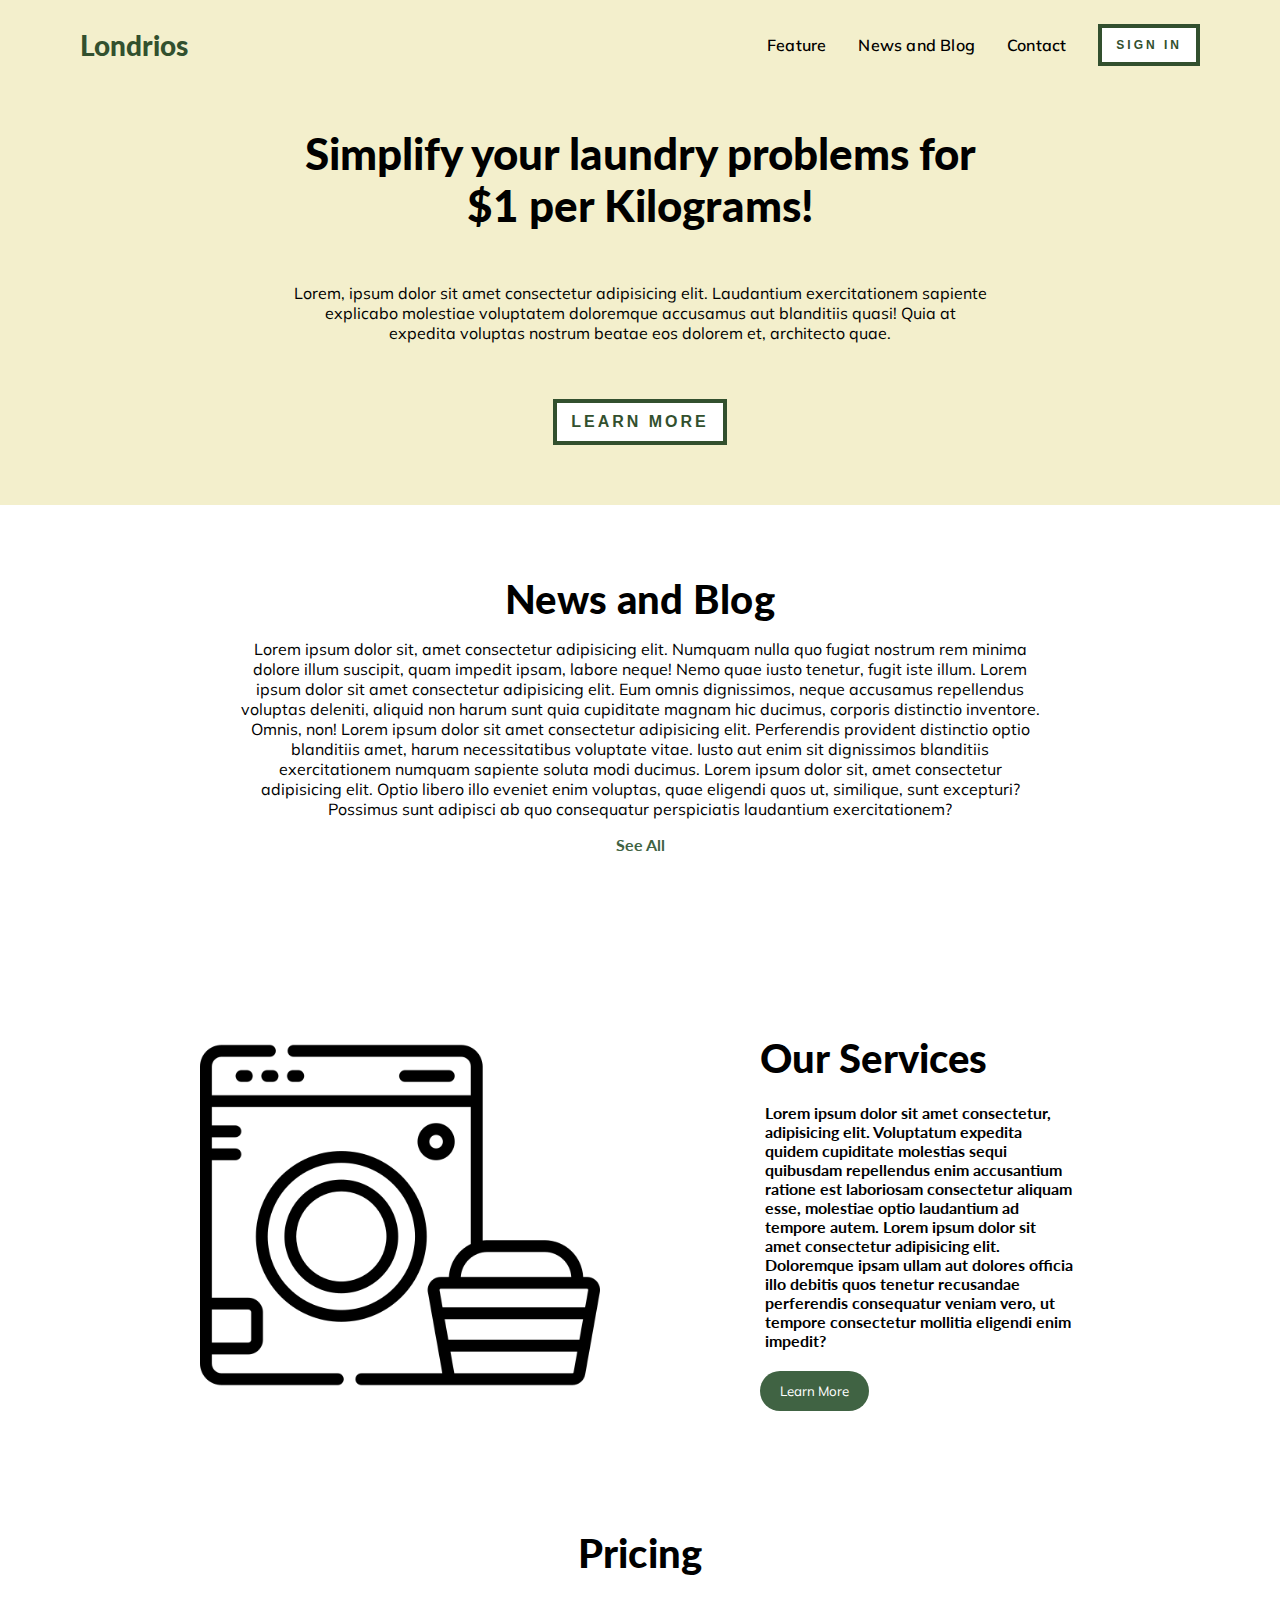
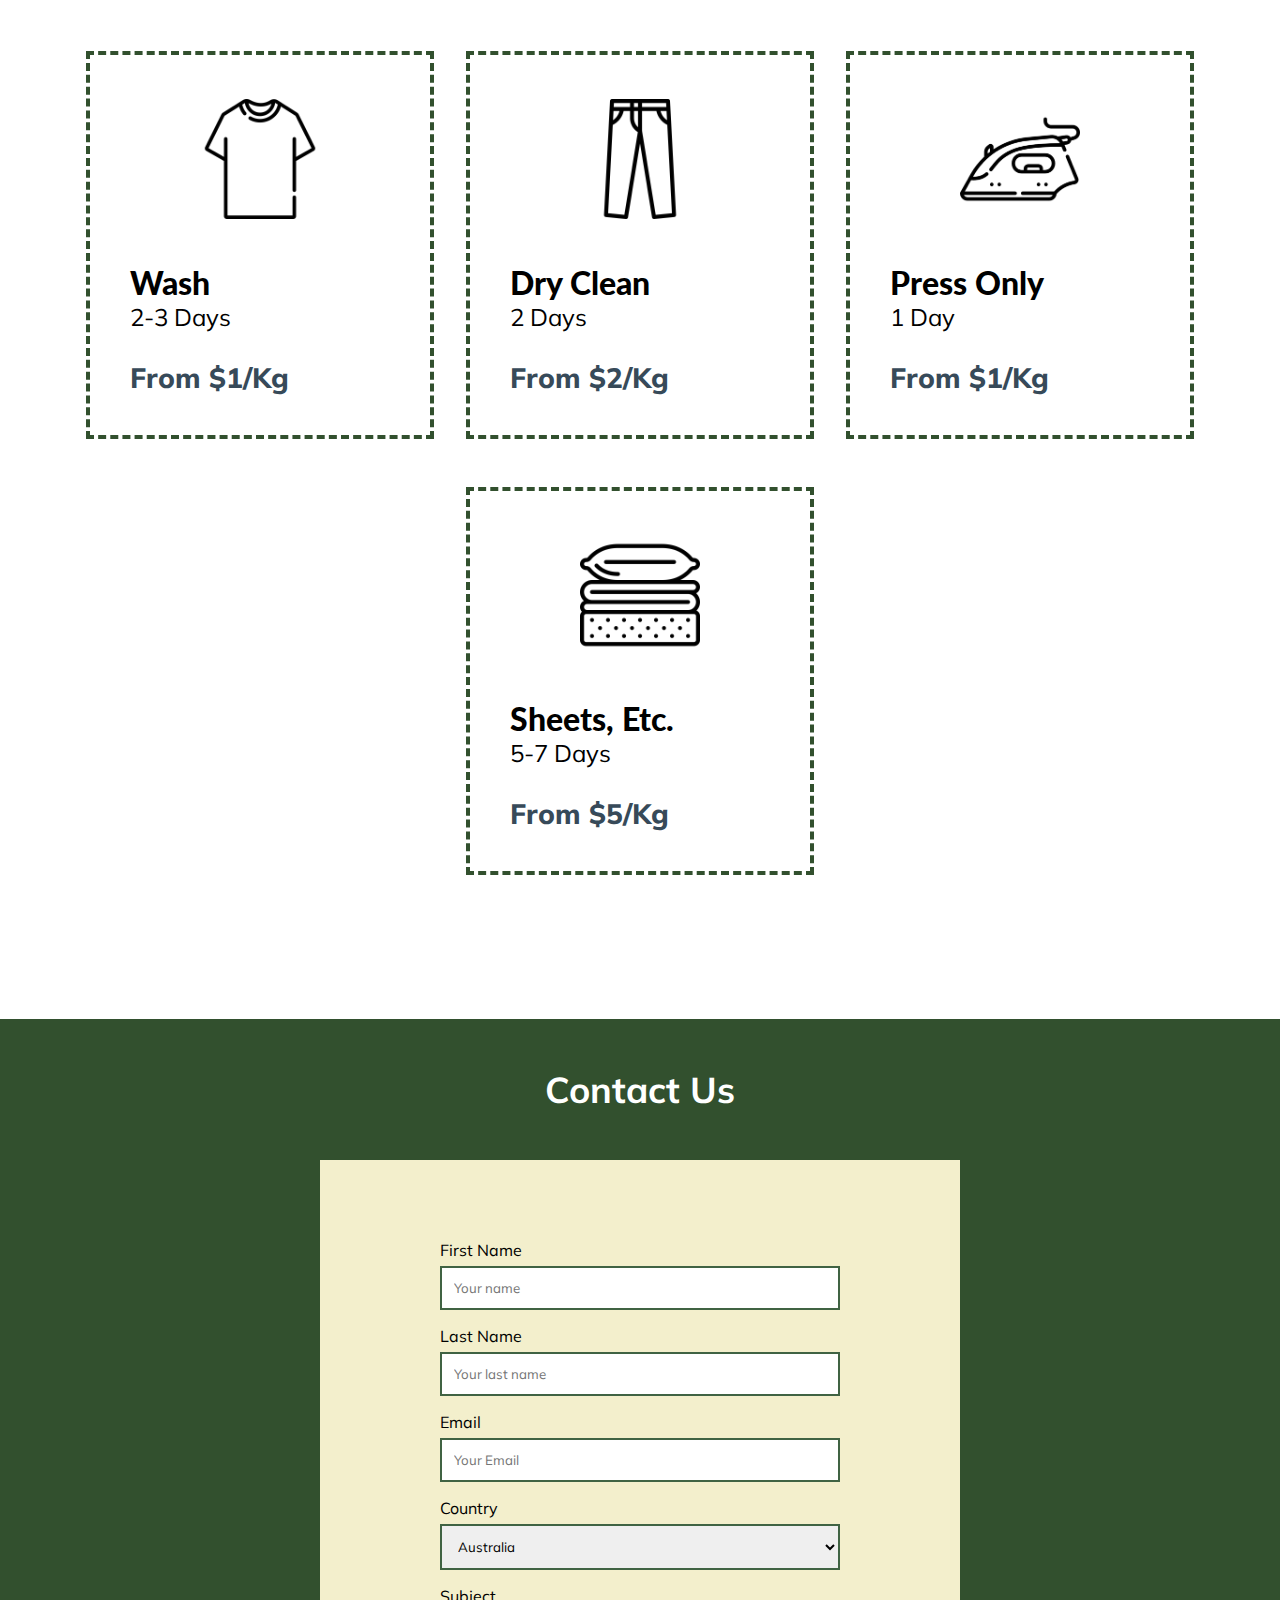
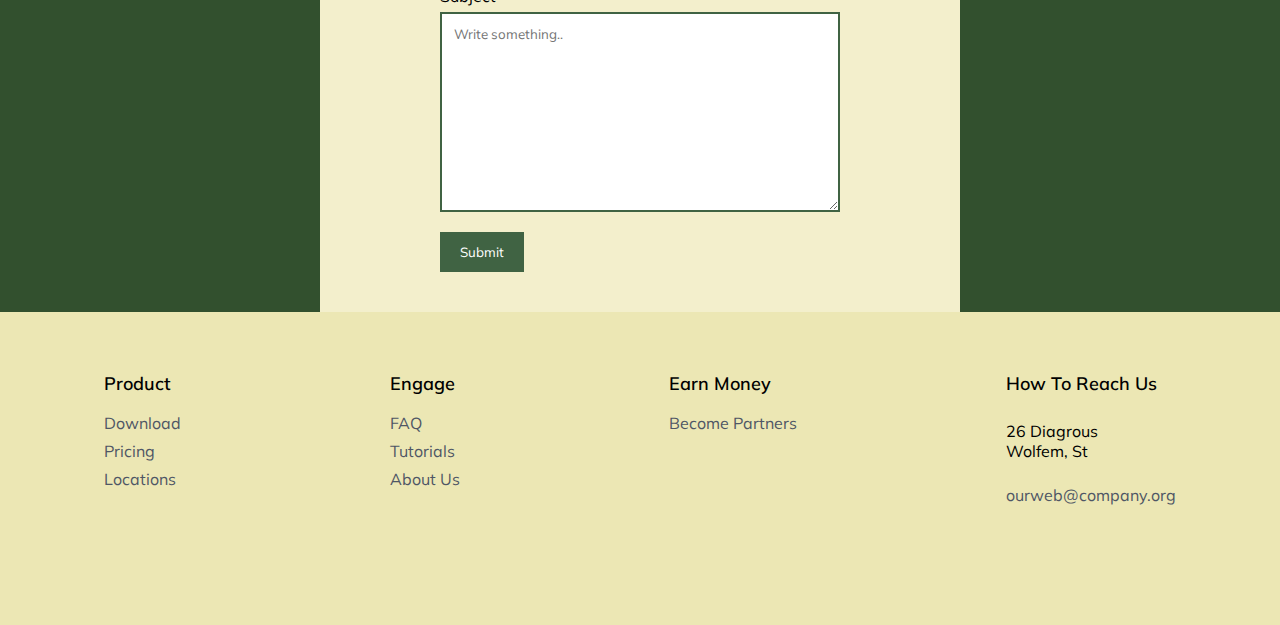
<file: index.html>
<!DOCTYPE html>
<html lang="en">
<head>
  <meta charset="UTF-8">
  <meta http-equiv="X-UA-Compatible" content="IE=edge">
  <meta name="viewport" content="width=device-width, initial-scale=1.0">
  <link rel="stylesheet" href="styles.css">
  <link rel="preconnect" href="https://fonts.gstatic.com">
  <link href="https://fonts.googleapis.com/css2?family=Mulish:ital,wght@0,200;0,300;0,400;0,500;0,600;0,700;0,800;0,900;1,200;1,300;1,400;1,500;1,600;1,700;1,800;1,900&display=swap" rel="stylesheet">
  <link rel="preconnect" href="https://fonts.gstatic.com">
  <link href="https://fonts.googleapis.com/css2?family=Lato:ital,wght@0,100;0,300;0,400;0,700;0,900;1,100;1,300;1,400;1,700;1,900&family=Mulish:ital,wght@0,200;0,300;0,400;0,500;0,600;0,700;0,800;0,900;1,200;1,300;1,400;1,500;1,600;1,700;1,800;1,900&display=swap" rel="stylesheet">
  <title>My Project</title>
</head>
<body>
  <nav class="nav-container">
    <div class="nav-brand">Londrios</div>
    <div class="nav-links">
      <a href="index.html">Feature</a>
      <a href="blog.html">News and Blog</a>
      <a href="#contact">Contact</a>
    </div>
    <div class="nav-login">
      <button class="btn-border" >Sign In</button>
    </div>
  </nav>

  <div class="page-title">
    <h2 class="title-heading">Simplify your laundry problems for $1 per Kilograms!</h2>
    <p class="title-content">Lorem, ipsum dolor sit amet consectetur adipisicing elit. Laudantium exercitationem sapiente explicabo molestiae voluptatem doloremque accusamus aut blanditiis quasi! Quia at expedita voluptas nostrum beatae eos dolorem et, architecto quae.</p>
    <button href="" class="btn-primary">Learn More</button>
  </div>

  <div class="blog-section">
    <div class="section-title-container">
      <h3>News and Blog</h3>
      <p>Lorem ipsum dolor sit, amet consectetur adipisicing elit. Numquam nulla quo fugiat nostrum rem minima dolore illum suscipit, quam impedit ipsam, labore neque! Nemo quae iusto tenetur, fugit iste illum. Lorem ipsum dolor sit amet consectetur adipisicing elit. Eum omnis dignissimos, neque accusamus repellendus voluptas deleniti, aliquid non harum sunt quia cupiditate magnam hic ducimus, corporis distinctio inventore. Omnis, non! Lorem ipsum dolor sit amet consectetur adipisicing elit. Perferendis provident distinctio optio blanditiis amet, harum necessitatibus voluptate vitae. Iusto aut enim sit dignissimos blanditiis exercitationem numquam sapiente soluta modi ducimus. Lorem ipsum dolor sit, amet consectetur adipisicing elit. Optio libero illo eveniet enim voluptas, quae eligendi quos ut, similique, sunt excepturi? Possimus sunt adipisci ab quo consequatur perspiciatis laudantium exercitationem?</p>
      <a href="blog.html">See All</a>
    </div>
  </div>

  <div class="services-section">
    <div class="section-title-img">
      <img src="./Assets/washing-machine.png">
    </div>
    <div class="section-title-text">
      <h3>Our Services</h3>
      <p>Lorem ipsum dolor sit amet consectetur, adipisicing elit. Voluptatum expedita quidem cupiditate molestias sequi quibusdam repellendus enim accusantium ratione est laboriosam consectetur aliquam esse, molestiae optio laudantium ad tempore autem. Lorem ipsum dolor sit amet consectetur adipisicing elit. Doloremque ipsam ullam aut dolores officia illo debitis quos tenetur recusandae perferendis consequatur veniam vero, ut tempore consectetur mollitia eligendi enim impedit?</p>
      <button href="" class="btn-services">Learn More</button>
    </div>
  </div>
  
  <div class="pricing-section">
    <h3>Pricing</h3>
    <div class="cards-container">
      <div class="card">
         <div class="card-head">
          <img src="./Assets/tshirt.png">
        </div>
        <div class="card-body">
          <h5>Wash</h5>
          <h6>2-3 Days</h6>
          <p>From $1/Kg</p>
        </div>
      </div>
  
      <div class="card">
        <div class="card-head">
          <img src="./Assets/jeans.png">
        </div>
        <div class="card-body">
          <h5>Dry Clean</h5>
          <h6>2 Days</h6>
          <p>From $2/Kg</p>
        </div>
      </div>
  
      <div class="card">
        <div class="card-head">
          <img src="./Assets/iron.png">
        </div>
        <div class="card-body">
          <h5>Press Only</h5>
          <h6>1 Day</h6>
          <p>From $1/Kg</p>
        </div>
      </div>
  
      <div class="card">
        <div class="card-head">
          <img src="./Assets/bedding.png">
        </div>
        <div class="card-body">
          <h5>Sheets, Etc.</h5>
          <h6>5-7 Days</h6>
          <p>From $5/Kg</p>
        </div>
      </div>
    </div>

  </div>

  <div class="contacts-container" id="contact">
    <div class="contacts-text">
      <h4>Contact Us</h4>
    </div>
    <div class="contacts-input">
      <label for="fname">First Name</label>
    <input type="text" id="fname" name="firstname" placeholder="Your name">

    <label for="lname">Last Name</label>
    <input type="text" id="lname" name="lastname" placeholder="Your last name">

    <label for="email">Email</label>
    <input type="text" id="email" name="email" placeholder="Your Email">

    <label for="country">Country</label>
    <select id="country" name="country">
      <option value="australia">Australia</option>
      <option value="canada">New Zealand</option>
      <option value="Singapore">Singapore</option>
      <option value="Malaysia">Malaysia</option>
      <option value="Japan">Japan</option>
      <option value="China">China</option>
      <option value="Indonesia">Indonesia</option>
    </select>

    <label for="subject">Subject</label>
    <textarea id="subject" name="subject" placeholder="Write something.." style="height:200px"></textarea>

    <input type="submit" value="Submit">
    </div>
  </div>

  <footer>
    <div class="footer-item">
      <h6>Product</h6>
      <a href="#">Download</a>
      <a href="#">Pricing</a>
      <a href="#">Locations</a>
    </div>
    <div class="footer-item">
      <h6>Engage</h6>
      <a href="#">FAQ</a>
      <a href="#">Tutorials</a>
      <a href="#">About Us</a>
    </div>
    <div class="footer-item">
      <h6>Earn Money</h6>
      <a href="#">Become Partners</a>
    </div>
    <div class="footer-item">
        <h6>How To Reach Us</h6>
        <p>26 Diagrous <br> Wolfem, St</p>
        <a href="#">ourweb@company.org</a>        
    </div>  
  </footer>
</body>
</html>
</file>
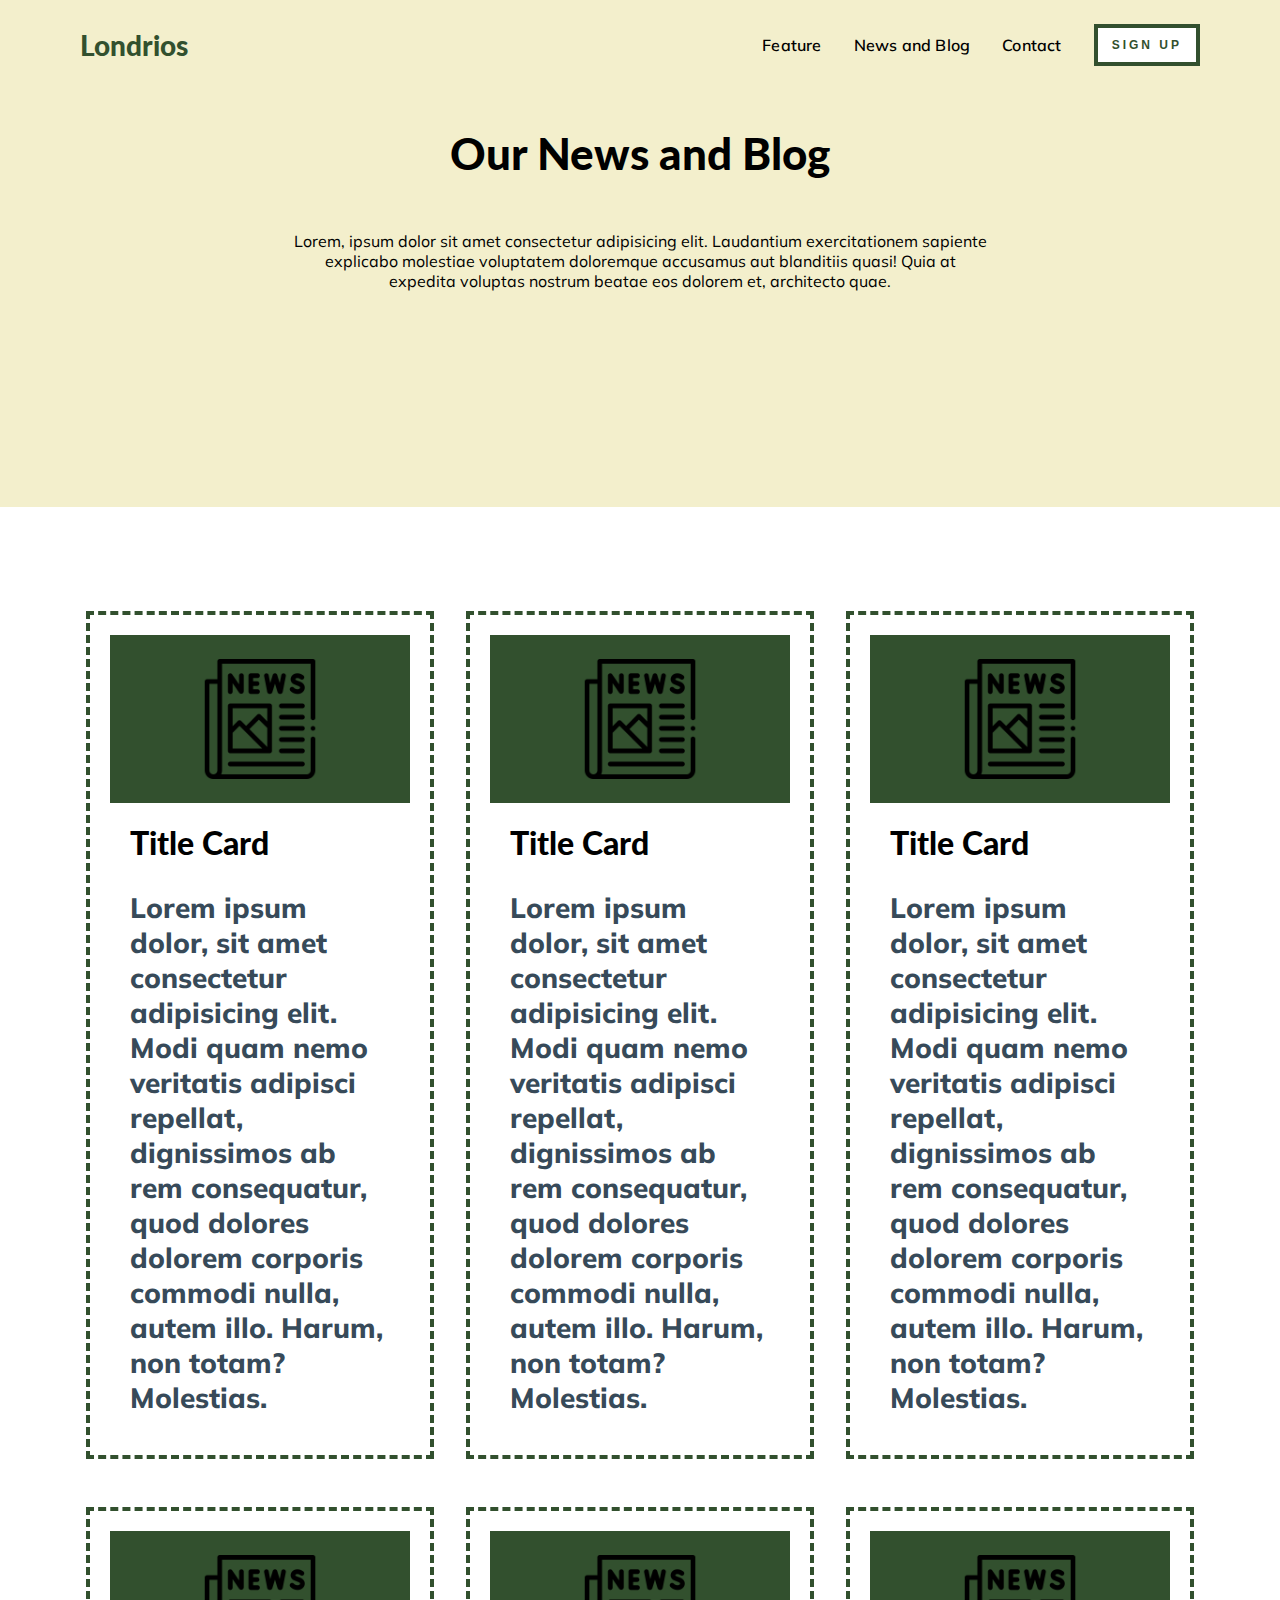
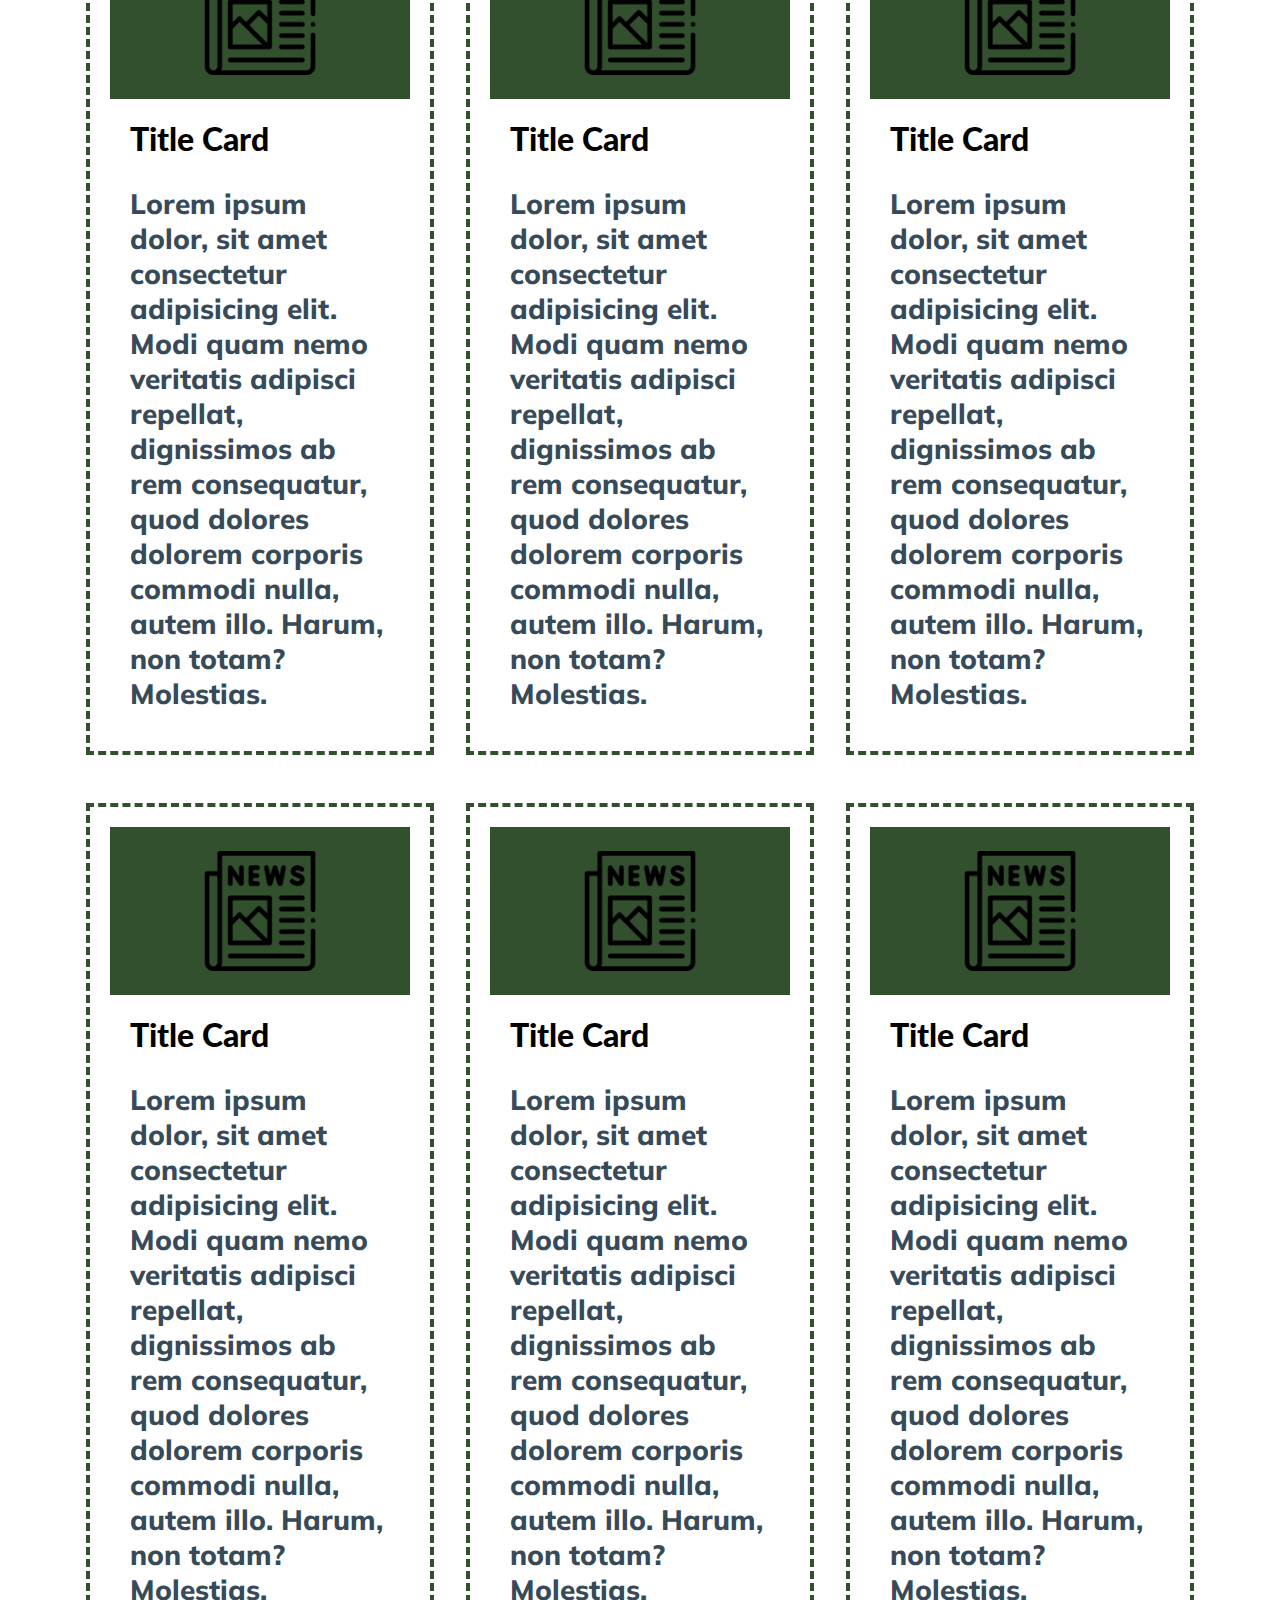
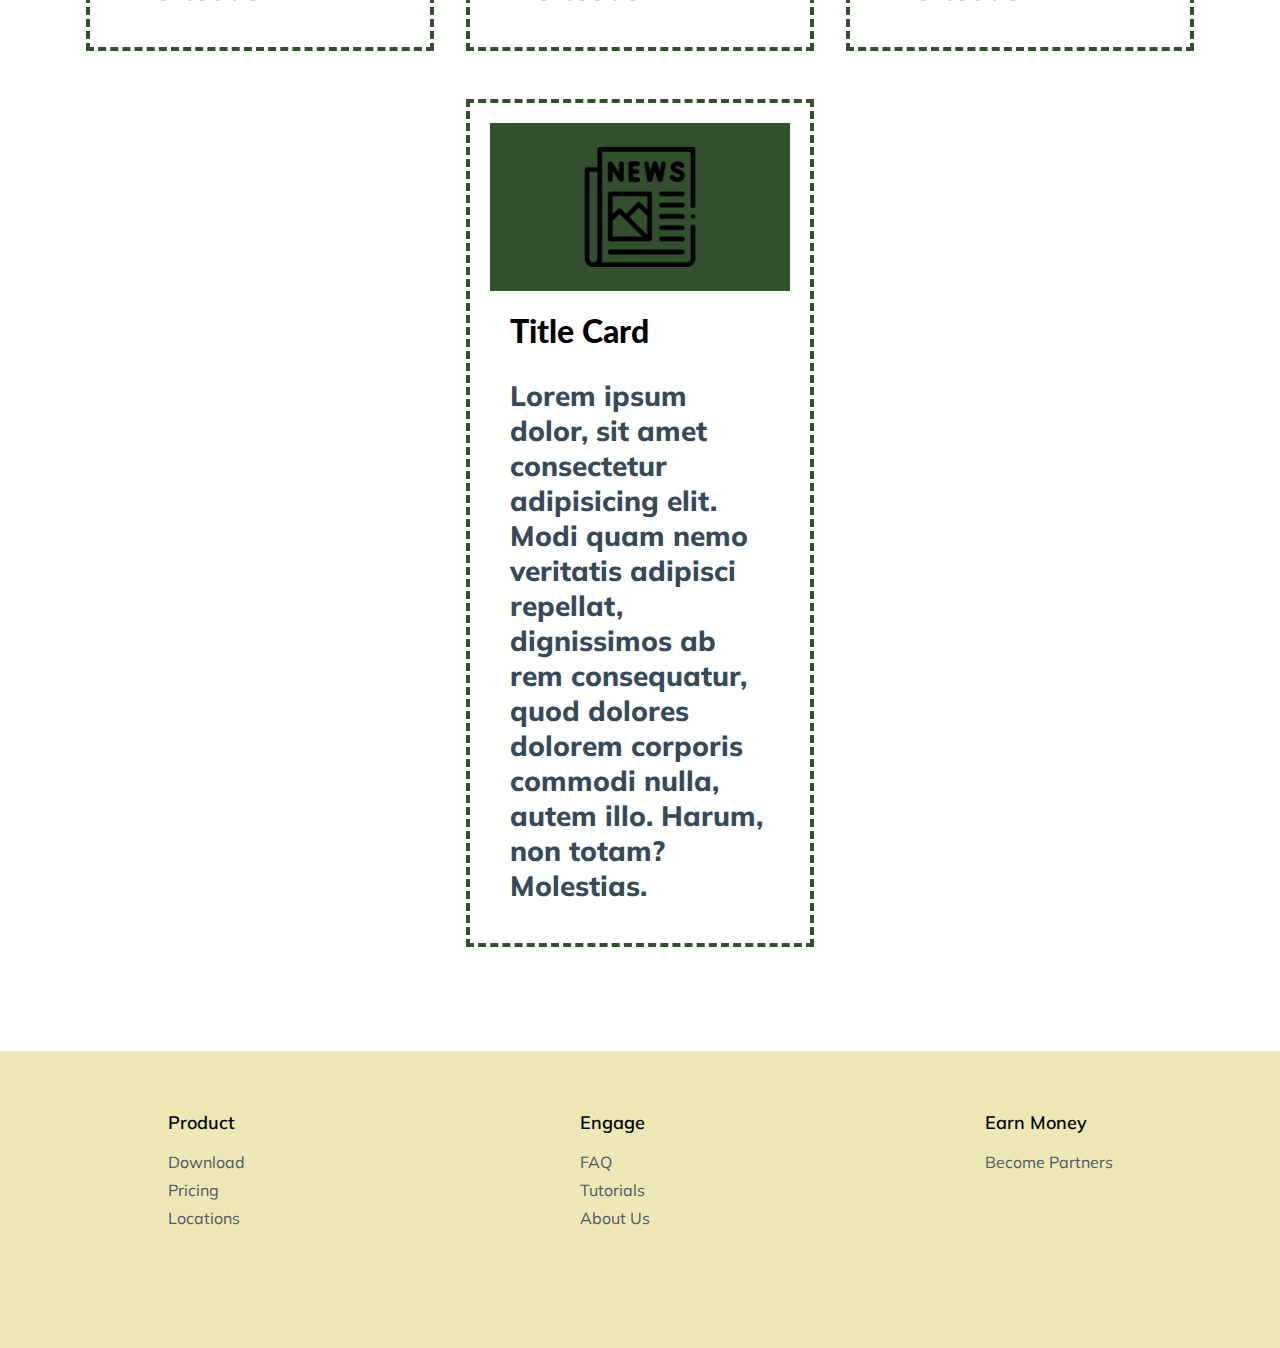
<file: blog.html>
<!DOCTYPE html>
<html lang="en">
<head>
  <meta charset="UTF-8">
  <meta http-equiv="X-UA-Compatible" content="IE=edge">
  <meta name="viewport" content="width=device-width, initial-scale=1.0">
  <link rel="stylesheet" href="styles.css">
  <link rel="preconnect" href="https://fonts.gstatic.com">
  <link href="https://fonts.googleapis.com/css2?family=Mulish:ital,wght@0,200;0,300;0,400;0,500;0,600;0,700;0,800;0,900;1,200;1,300;1,400;1,500;1,600;1,700;1,800;1,900&display=swap" rel="stylesheet">
  <link rel="preconnect" href="https://fonts.gstatic.com">
  <link href="https://fonts.googleapis.com/css2?family=Lato:ital,wght@0,100;0,300;0,400;0,700;0,900;1,100;1,300;1,400;1,700;1,900&family=Mulish:ital,wght@0,200;0,300;0,400;0,500;0,600;0,700;0,800;0,900;1,200;1,300;1,400;1,500;1,600;1,700;1,800;1,900&display=swap" rel="stylesheet">
  <title>My Project</title>
</head>
<body>
  <nav class="nav-container">
    <div class="nav-brand">Londrios</div>
    <div class="nav-links">
      <a href="index.html">Feature</a>
      <a href="blog.html">News and Blog</a>
      <a href="index.html#contact">Contact</a>
    </div>
    <div class="nav-login">
      <button class="btn-border">Sign Up</button>
    </div>
  </nav>

  <div class="page-title" style="padding-bottom: 200px;">
    <h2 class="title-heading">Our News and Blog</h2>
    <p class="title-content">Lorem, ipsum dolor sit amet consectetur adipisicing elit. Laudantium exercitationem sapiente explicabo molestiae voluptatem doloremque accusamus aut blanditiis quasi! Quia at expedita voluptas nostrum beatae eos dolorem et, architecto quae.</p>
  </div>
  
  <div class="cards-container" style="padding: 80px 20px;">
    <div class="card">
      <div class="card-head" style="background-color: #32502E;">
        <img src="./Assets/news.png">
      </div>
      <div class="card-body">
        <h5>Title Card</h5>
        <p>Lorem ipsum dolor, sit amet consectetur adipisicing elit. Modi quam nemo veritatis adipisci repellat, dignissimos ab rem consequatur, quod dolores dolorem corporis commodi nulla, autem illo. Harum, non totam? Molestias.</p>
      </div>
    </div>

    <div class="card">
      <div class="card-head" style="background-color: #32502E;">
        <img src="./Assets/news.png">
      </div>
      <div class="card-body">
        <h5>Title Card</h5>
        <p>Lorem ipsum dolor, sit amet consectetur adipisicing elit. Modi quam nemo veritatis adipisci repellat, dignissimos ab rem consequatur, quod dolores dolorem corporis commodi nulla, autem illo. Harum, non totam? Molestias.</p>
      </div>
    </div>

    <div class="card">
      <div class="card-head" style="background-color: #32502E;">
        <img src="./Assets/news.png">
      </div>
      <div class="card-body">
        <h5>Title Card</h5>
        <p>Lorem ipsum dolor, sit amet consectetur adipisicing elit. Modi quam nemo veritatis adipisci repellat, dignissimos ab rem consequatur, quod dolores dolorem corporis commodi nulla, autem illo. Harum, non totam? Molestias.</p>
      </div>
    </div>

    <div class="card">
      <div class="card-head" style="background-color: #32502E;">
        <img src="./Assets/news.png">
      </div>
      <div class="card-body">
        <h5>Title Card</h5>
        <p>Lorem ipsum dolor, sit amet consectetur adipisicing elit. Modi quam nemo veritatis adipisci repellat, dignissimos ab rem consequatur, quod dolores dolorem corporis commodi nulla, autem illo. Harum, non totam? Molestias.</p>
      </div>
    </div>

    <div class="card">
      <div class="card-head" style="background-color: #32502E;">
        <img src="./Assets/news.png">
      </div>
      <div class="card-body">
        <h5>Title Card</h5>
        <p>Lorem ipsum dolor, sit amet consectetur adipisicing elit. Modi quam nemo veritatis adipisci repellat, dignissimos ab rem consequatur, quod dolores dolorem corporis commodi nulla, autem illo. Harum, non totam? Molestias.</p>
      </div>
    </div>

    <div class="card">
      <div class="card-head" style="background-color: #32502E;">
        <img src="./Assets/news.png">
      </div>
      <div class="card-body">
        <h5>Title Card</h5>
        <p>Lorem ipsum dolor, sit amet consectetur adipisicing elit. Modi quam nemo veritatis adipisci repellat, dignissimos ab rem consequatur, quod dolores dolorem corporis commodi nulla, autem illo. Harum, non totam? Molestias.</p>
      </div>
    </div>

    <div class="card">
      <div class="card-head" style="background-color: #32502E;">
        <img src="./Assets/news.png">
      </div>
      <div class="card-body">
        <h5>Title Card</h5>
        <p>Lorem ipsum dolor, sit amet consectetur adipisicing elit. Modi quam nemo veritatis adipisci repellat, dignissimos ab rem consequatur, quod dolores dolorem corporis commodi nulla, autem illo. Harum, non totam? Molestias.</p>
      </div>
    </div>
  
    <div class="card">
      <div class="card-head" style="background-color: #32502E;">
        <img src="./Assets/news.png">
      </div>
      <div class="card-body">
        <h5>Title Card</h5>
        <p>Lorem ipsum dolor, sit amet consectetur adipisicing elit. Modi quam nemo veritatis adipisci repellat, dignissimos ab rem consequatur, quod dolores dolorem corporis commodi nulla, autem illo. Harum, non totam? Molestias.</p>
      </div>
    </div>
  
    <div class="card">
      <div class="card-head" style="background-color: #32502E;">
        <img src="./Assets/news.png">
      </div>
      <div class="card-body">
        <h5>Title Card</h5>
        <p>Lorem ipsum dolor, sit amet consectetur adipisicing elit. Modi quam nemo veritatis adipisci repellat, dignissimos ab rem consequatur, quod dolores dolorem corporis commodi nulla, autem illo. Harum, non totam? Molestias.</p>
      </div>
    </div>
  
    <div class="card">
      <div class="card-head" style="background-color: #32502E;">
        <img src="./Assets/news.png">
      </div>
      <div class="card-body">
        <h5>Title Card</h5>
        <p>Lorem ipsum dolor, sit amet consectetur adipisicing elit. Modi quam nemo veritatis adipisci repellat, dignissimos ab rem consequatur, quod dolores dolorem corporis commodi nulla, autem illo. Harum, non totam? Molestias.</p>
      </div>
    </div>
  </div>

  <footer>
    <div class="footer-item">
      <h6>Product</h6>
      <a href="#">Download</a>
      <a href="#">Pricing</a>
      <a href="#">Locations</a>
    </div>
    <div class="footer-item">
      <h6>Engage</h6>
      <a href="#">FAQ</a>
      <a href="#">Tutorials</a>
      <a href="#">About Us</a>
    </div>
    <div class="footer-item">
      <h6>Earn Money</h6>
      <a href="#">Become Partners</a>
    </div>  
  </footer>
</body>
</html>
</file>
<file: styles.css>
* {
    font-family: Mulish, sans-serif;
  }
  
  html {
    scroll-behavior: smooth;
  }
  
  body {
    margin: 0;
  }
  
  .nav-container {
    display: flex;
    flex-direction: row;
    justify-content: flex-end;
    padding: 24px 80px;
    background-color: rgba(243, 239, 204, 1);
  }
  
  .nav-links {
    display: flex;
    flex-direction: row;
    align-items: center;
    font-weight: 600;
    font-size: 14px;
    letter-spacing: 0.2px;
    margin-right: 16px;
  }
  
  .nav-links a {
    text-decoration: none;
    color: inherit;
    margin: 0px 16px;
    font-size: 16px;
  }
  
  .nav-links a:hover {
    color: #32502E;
  }
  
  .nav-brand {
    display: flex;
    flex-direction: row;
    align-items: center;
    margin-right: auto;
    font-family: 'Lato', sans-serif;
    font-weight: 900;
    font-size: 28px;
    color: #32502E;
  }
  
  .btn-border {
    font-family:'Inconsolata', 'Helvetica', 'Arial',         sans-serif;
    font-size: 12px;
    text-align: center;
    font-weight: bold;
    letter-spacing: 3px;
    text-transform: uppercase;
    text-decoration:none;
    border: 4px solid #32502E;
    color: #32502E;
    background: #fff;
    outline: none;
    position: relative;
    display: inline-block;
    padding: 10px 14px;
    cursor: pointer;
    transition: ease-in-out 0.2s;
    width: auto;
  }

  .btn-border:hover {
    color: white;
    background-color: #32502E;
    bottom:1px;
  }

  .btn-border:active {
    top: 1px;
  }

  .nav-login {
    display: flex;
    flex-direction: row;
    align-items: center;
  }
  
  .page-title {
    display: flex;
    flex-direction: column;
    align-items: center;
    background-color: rgba(243, 239, 204, 1);
  }
  
  .title-heading {
    font-family: 'Lato', sans-serif;
    font-size: 44px;
    font-weight: 900;
    width: 700px;
    text-align: center;
  }
  
  .title-content {
    font-size: 16px;
    font-weight: 400;
    width: 700px;
    text-align: center;
  }
  
  .btn-primary {
    margin: 40px 0px 60px;
    font-family:'Inconsolata', 'Helvetica', 'Arial',         sans-serif;
    font-size: inherit;
    text-align: center;
    font-weight: bold;
    letter-spacing: 3px;
    text-transform: uppercase;
    text-decoration:none;
    border: 4px solid #32502E;
    color: #32502E;
    background: #fff;
    outline: none;
    position: relative;
    display: inline-block;
    padding: 10px 14px;
    cursor: pointer;
    transition: ease-in-out 0.2s;
    width: auto;
  }

  .btn-primary:hover {
    color: white;
    background-color: #32502E;
    bottom:1px;
  }

  .btn-primary:active {
    top: 1px;
  }

  .blog-section {
    text-align: center;
    padding: 60px 240px 100px;
  }

  .blog-section h3{
    font-family: 'Lato', sans-serif;
    font-weight: 900;
    font-size: 40px;
    letter-spacing: 0.1px;
    margin: 10px 0px;
  }

  .blog-section a{
    text-decoration: none;
    font-family: 'Lato', sans-serif;
    font-weight: 700;
    font-size: 16px;
    color: #406343;
  }

  .blog-section a:hover{
    text-decoration: underline;
    color: #32502E;
  }
  
  .services-section {
    display: flex;
    flex-direction: row;
    align-items: center;
    padding: 60px 120px 0px;
    justify-content: center;
  }

  .services-section img{
    width: 400px;
    padding: 0px 80px;
  }
  
  .services-section h3 {
    font-family: 'Lato', sans-serif;
    font-weight: 900;
    font-size: 40px;
    letter-spacing: 0.1px;
    margin: 10px 0px;
  }
  
  .services-section p {
    font-family: 'Lato', sans-serif;
    font-weight: 700;
    font-size: 16px;
    padding: 5px;
  }

  .section-title-text{
    width: 500px;
    padding: 0px 80px;
  }
  
  .services-section button{
    text-align: center;
    border-radius: 60px;
    background-color: #406343;
    color: white;
    padding: 12px 20px;
    border: none;
    cursor: pointer;
    display: inline-block;
  }
  
  .services-section button:hover{
    background-color: #32502E;
  }
  
  .pricing-section{
    display: flex;
    flex-direction: column;
    align-items: center;
    padding: 60px 60px 120px;
  }

  .pricing-section h3{
    text-align: center;
    font-family: 'Lato', sans-serif;
    font-weight: 900;
    font-size: 40px;
    letter-spacing: 0.1px;
    margin: 50px;
  }
  
  .card {
    width: 300px;
    border: 4px dashed #32502E;
    padding: 20px;
  }

  .card:hover {
    border: 4px solid #32502E;
    bottom: 10px;
    left: 10px;
    position: relative;
    box-shadow: -10px 10px #32502E;
    transition: box-shadow 200ms ease-out 0s, transform 200ms ease-out 0s;  
  }

  .card h5 {
    font-family: 'Lato', sans-serif;
    font-size: 32px;
    font-weight: 900;
    margin: 0;
  }

  .card h6{
    font-size: 24px;
    font-weight: 400;
    margin: 0;
  }

  .card p {
    margin-bottom: auto;
    font-weight: 800;
    font-size: 28px;
    color: #374A59;
  }
  
  .card-body {
    padding: 20px;
  }
  
  .card-head {
    display: flex;
    flex-direction: row;
    justify-content: center;
    align-items: center;
    height: 168px;
  }
  
  .card-head img {
    height: 120px;
  }
  
  .cards-container {
    display: flex;
    flex-direction: row;
    flex-wrap: wrap;
    justify-content: center;
  }
  
  .cards-container .card {
    margin: 24px 16px;
  }

  .contacts-container{
    background-color:#32502E ;
  }

  .contacts-text {
    display: flex;
    flex-direction: column;
    justify-items: center;
    align-items: center;
    color: white;
    font-size: 36px;
  }

  .contacts-input {
    background-color: rgba(243, 239, 204, 1);
    margin: 0px 320px;
    padding: 80px 120px 40px;
  }

  input[type=text], select, textarea {
    width: 100%;
    padding: 12px;
    border: 2px solid #406343;
    box-sizing: border-box;
    margin-top: 6px;
    margin-bottom: 16px;
    resize: vertical;
  }
  
  input[type=submit] {
    background-color: #406343;
    color: white;
    padding: 12px 20px;
    border: none;
    cursor: pointer;
  }
  
  input[type=submit]:hover {
    background-color: #32502E;
  }
  
  footer {
    display: flex;
    flex-direction: row;
    justify-content: space-around;
    background-color: #ECE7B4;
    padding: 60px 0px 120px 0px;
  }
  
  .footer-item {
    display: flex;
    flex-direction: column;
  }
  
  .footer-item h6 {
    font-weight: 600;
    font-size: 18px;
    margin: 0;
    margin-bottom: 10px;
  }
  
  .footer-item a {
    text-decoration: none;
    font-size: 16px;
    font-weight: 400;
    color: #4F5665;
    margin-top: 8px;
  }
  
  .footer-item a:hover {
    text-decoration: underline;
  }
</file>
